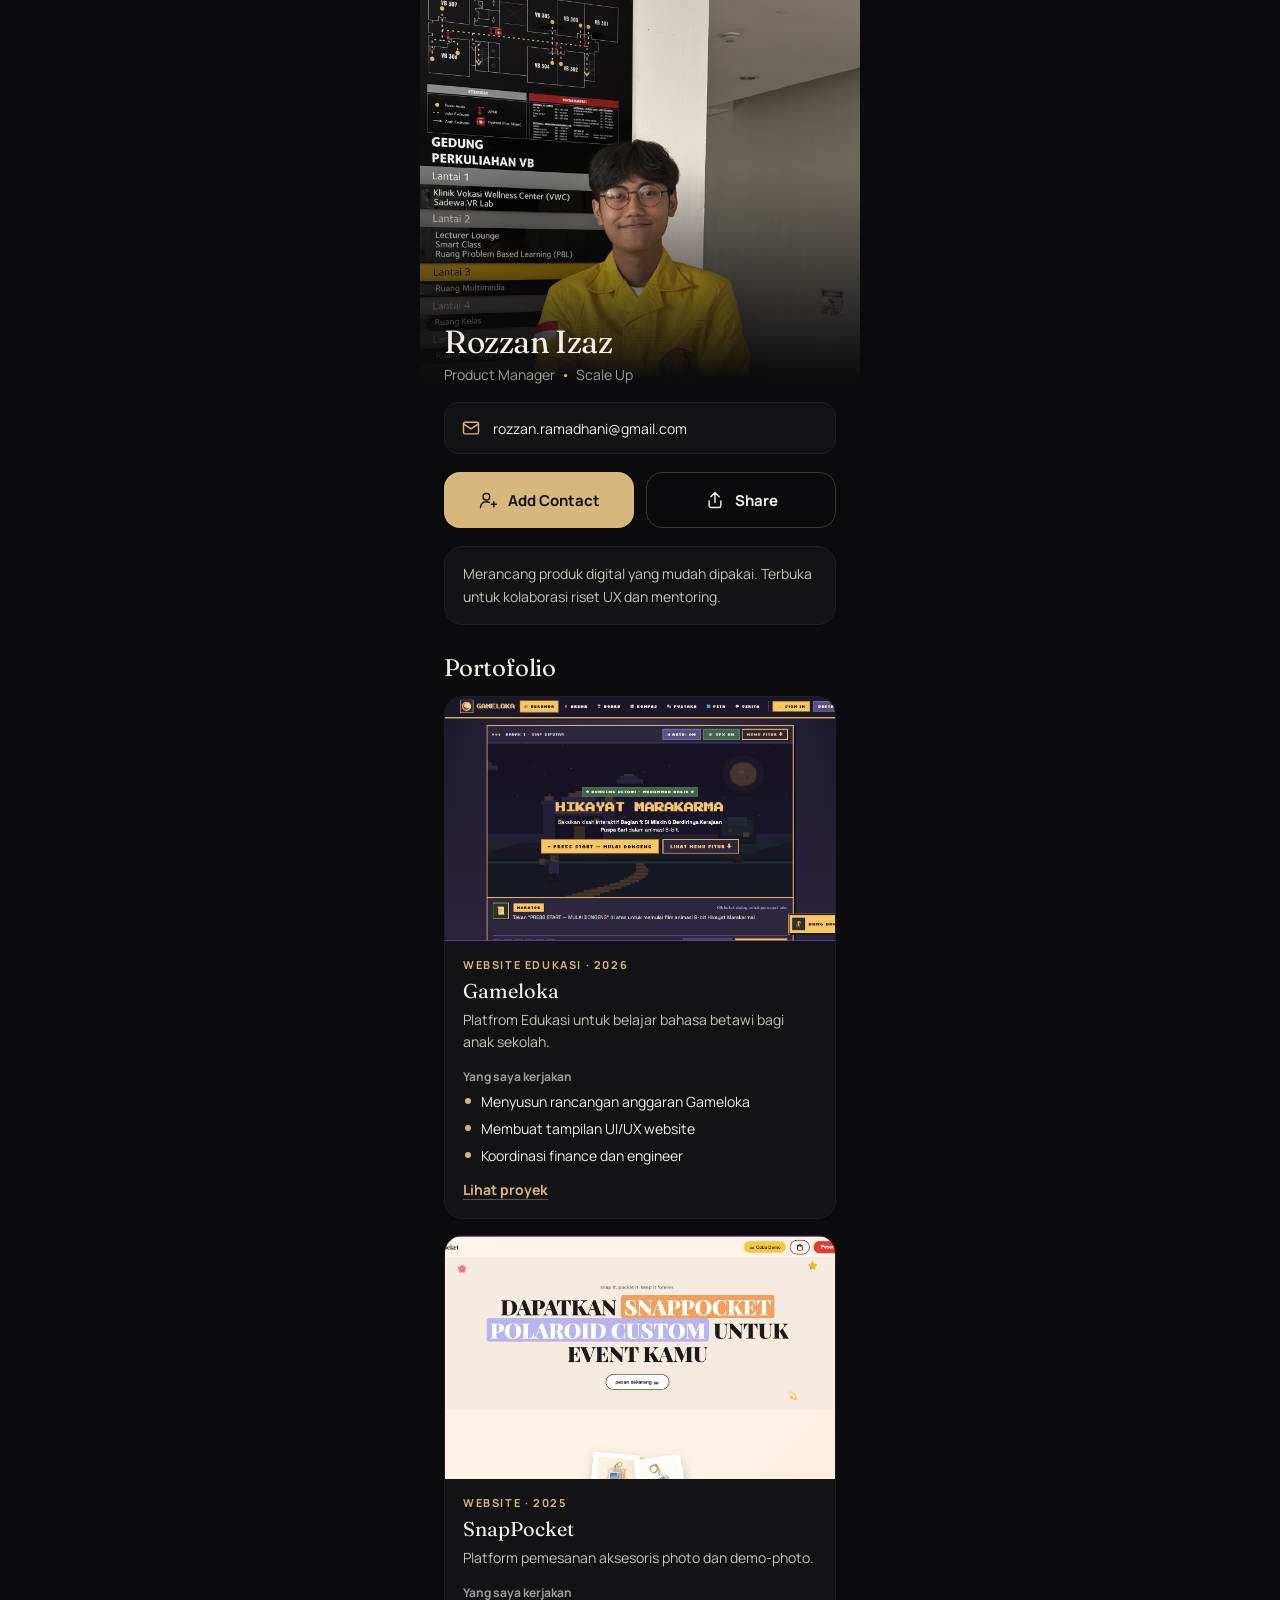
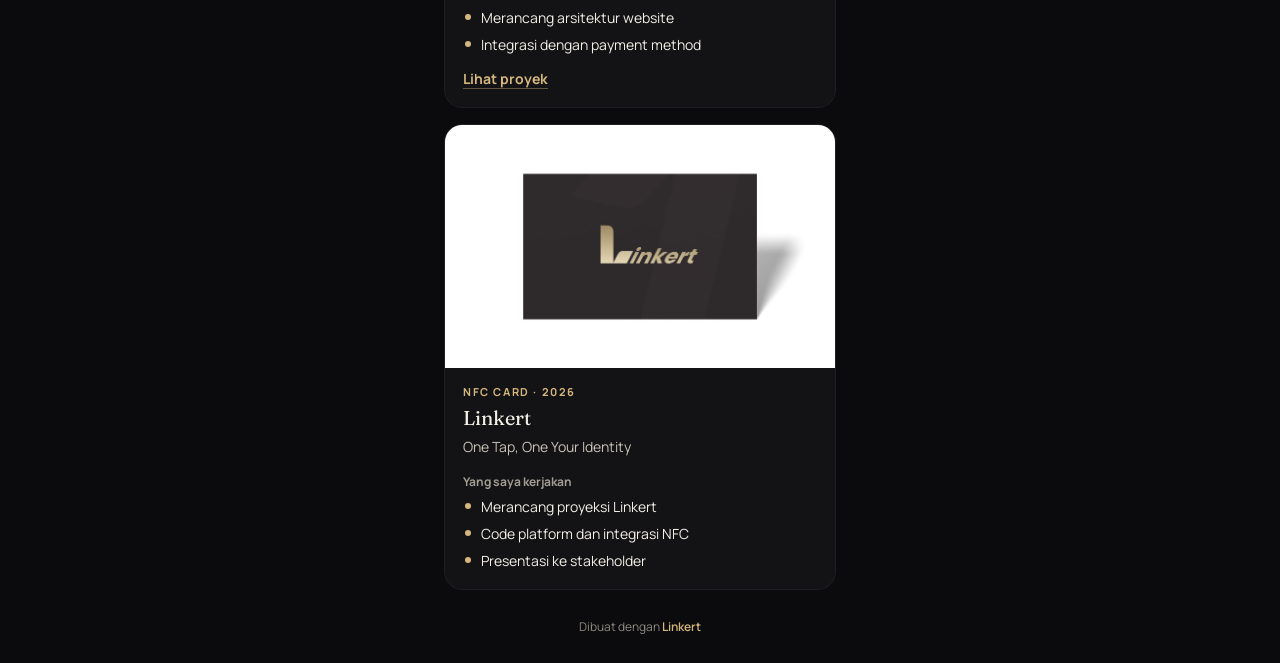
<file: index.html>
<!doctype html>
<html lang="id">
  <head>
    <meta charset="utf-8" />
    <meta
      name="viewport"
      content="width=device-width, initial-scale=1, viewport-fit=cover"
    />
    <meta name="theme-color" content="#0B0B0D" />
    <title>Profil · Linkert</title>
    <link rel="preconnect" href="https://fonts.googleapis.com" />
    <link rel="preconnect" href="https://fonts.gstatic.com" crossorigin />
    <link
      href="https://fonts.googleapis.com/css2?family=Fraunces:ital,opsz,wght@0,9..144,400;1,9..144,400&family=Manrope:wght@400;500;600;700&display=swap"
      rel="stylesheet"
    />
    <link rel="stylesheet" href="style.css" />
  </head>
  <body>
    <main class="page page-home">
      <!-- Foto besar di atas -->
      <div class="hero" id="hero">
        <span
          class="hero-initials"
          id="hero-initials"
          aria-hidden="true"
        ></span>
        <!-- <span class="hero-brand">Linkert<span class="brand-dot">.</span></span> -->
      </div>

      <section class="home-body">
        <div class="identity">
          <h1 class="name" id="nama"></h1>
          <p class="meta">
            <span id="jabatan"></span
            ><span class="meta-dot" aria-hidden="true">•</span
            ><span id="organisasi"></span>
          </p>
        </div>

        <a class="info-row" id="link-email-row">
          <svg viewBox="0 0 24 24" aria-hidden="true">
            <rect x="3" y="5" width="18" height="14" rx="2" />
            <path d="M3 7l9 6 9-6" />
          </svg>
          <span id="email"></span>
        </a>

        <div class="action-grid">
          <a class="btn btn-primary" href="kontak.html">
            <svg viewBox="0 0 24 24" aria-hidden="true">
              <circle cx="10" cy="8" r="4" />
              <path d="M3 21c0-4 3.1-7 7-7 1.4 0 2.7.4 3.8 1M19 14v6M16 17h6" />
            </svg>
            Add Contact
          </a>
          <button class="btn btn-outline" id="btn-share" type="button">
            <svg viewBox="0 0 24 24" aria-hidden="true">
              <path d="M12 15V3M7 8l5-5 5 5" />
              <path d="M5 13v6a2 2 0 0 0 2 2h10a2 2 0 0 0 2-2v-6" />
            </svg>
            Share
          </button>
        </div>

        <section class="bio-card" aria-label="Tentang">
          <p id="bio"></p>
        </section>

        <!-- Portofolio: isinya dari PROFIL.portofolio di data.js -->
        <section
          class="portfolio"
          id="portofolio-section"
          aria-labelledby="judul-portofolio"
          hidden
        >
          <h2 class="section-title" id="judul-portofolio">Portofolio</h2>
          <div class="portfolio-list" id="portofolio"></div>
        </section>
      </section>

      <footer class="footer">
        Dibuat dengan <a href="https://linkert.id">Linkert</a>
      </footer>
    </main>

    <div class="toast" id="toast" role="status" aria-live="polite"></div>

    <script src="data.js"></script>
    <script src="app.js"></script>
  </body>
</html>
</file>
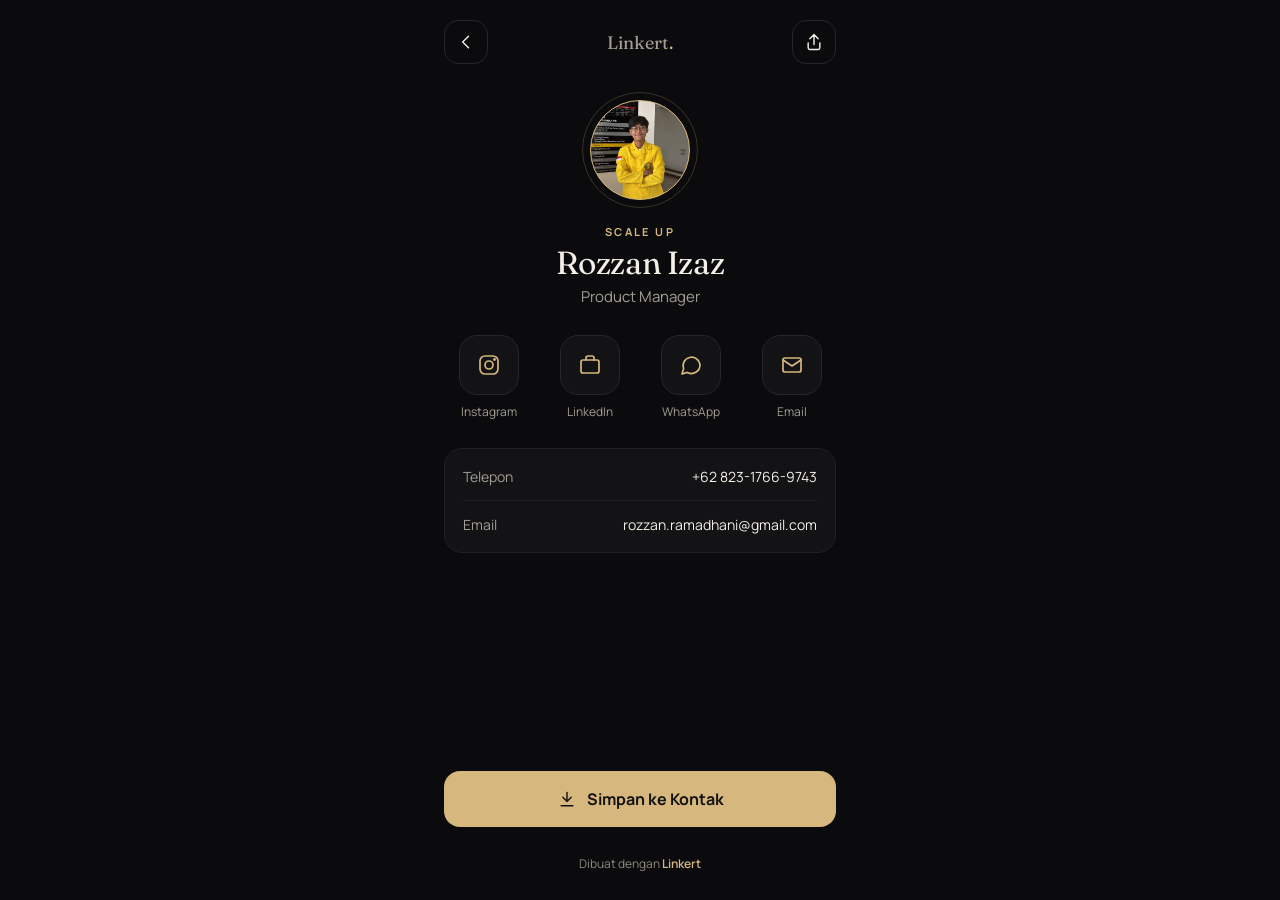
<file: kontak.html>
<!doctype html>
<html lang="id">
<head>
  <meta charset="utf-8">
  <meta name="viewport" content="width=device-width, initial-scale=1, viewport-fit=cover">
  <meta name="theme-color" content="#0B0B0D">
  <title>Kontak · Linkert</title>
  <link rel="preconnect" href="https://fonts.googleapis.com">
  <link rel="preconnect" href="https://fonts.gstatic.com" crossorigin>
  <link href="https://fonts.googleapis.com/css2?family=Fraunces:ital,opsz,wght@0,9..144,400;1,9..144,400&family=Manrope:wght@400;500;600;700&display=swap" rel="stylesheet">
  <link rel="stylesheet" href="style.css">
</head>
<body>
  <main class="page">
    <header class="topbar">
      <a class="icon-btn" href="index.html" aria-label="Kembali ke profil">
        <svg viewBox="0 0 24 24" aria-hidden="true"><path d="M15 5l-7 7 7 7"/></svg>
      </a>
      <span class="brand">Linkert<span class="brand-dot">.</span></span>
      <button class="icon-btn" id="btn-share" type="button" aria-label="Bagikan profil">
        <svg viewBox="0 0 24 24" aria-hidden="true"><path d="M12 15V3M7 8l5-5 5 5"/><path d="M5 13v6a2 2 0 0 0 2 2h10a2 2 0 0 0 2-2v-6"/></svg>
      </button>
    </header>

    <section class="profile" aria-labelledby="nama">
      <div class="avatar-ring">
        <div class="avatar" id="avatar" aria-hidden="true"></div>
      </div>
      <p class="org" id="organisasi"></p>
      <h1 class="name" id="nama"></h1>
      <p class="role" id="jabatan"></p>
    </section>

    <nav class="socials" aria-label="Sosial media">
      <a class="social" id="link-instagram" target="_blank" rel="noopener">
        <span class="social-icon">
          <svg viewBox="0 0 24 24" aria-hidden="true"><rect x="3" y="3" width="18" height="18" rx="5"/><circle cx="12" cy="12" r="4"/><circle cx="17.5" cy="6.5" r="0.6" fill="currentColor"/></svg>
        </span>
        <span class="social-label">Instagram</span>
      </a>
      <a class="social" id="link-linkedin" target="_blank" rel="noopener">
        <span class="social-icon">
          <svg viewBox="0 0 24 24" aria-hidden="true"><rect x="3" y="7" width="18" height="13" rx="2"/><path d="M8 7V5a2 2 0 0 1 2-2h4a2 2 0 0 1 2 2v2"/></svg>
        </span>
        <span class="social-label">LinkedIn</span>
      </a>
      <a class="social" id="link-whatsapp" target="_blank" rel="noopener">
        <span class="social-icon">
          <svg viewBox="0 0 24 24" aria-hidden="true"><path d="M21 12a8.5 8.5 0 0 1-12.6 7.4L3 21l1.6-5.2A8.5 8.5 0 1 1 21 12z"/></svg>
        </span>
        <span class="social-label">WhatsApp</span>
      </a>
      <a class="social" id="link-email">
        <span class="social-icon">
          <svg viewBox="0 0 24 24" aria-hidden="true"><rect x="3" y="5" width="18" height="14" rx="2"/><path d="M3 7l9 6 9-6"/></svg>
        </span>
        <span class="social-label">Email</span>
      </a>
    </nav>

    <section class="details" aria-label="Informasi kontak">
      <div class="detail-row">
        <span class="detail-label">Telepon</span>
        <span class="detail-value" id="telepon"></span>
      </div>
      <div class="detail-row">
        <span class="detail-label">Email</span>
        <span class="detail-value" id="email"></span>
      </div>
    </section>

    <div class="actions">
      <a class="btn btn-primary" id="btn-save-contact">
        <svg viewBox="0 0 24 24" aria-hidden="true"><path d="M12 4v11M7 10l5 5 5-5"/><path d="M5 20h14"/></svg>
        Simpan ke Kontak
      </a>
    </div>

    <footer class="footer">
      Dibuat dengan <a href="https://linkert.id">Linkert</a>
    </footer>
  </main>

  <div class="toast" id="toast" role="status" aria-live="polite"></div>

  <script src="data.js"></script>
  <script src="app.js"></script>
</body>
</html>
</file>
<file: style.css>
/* ===== Warna & huruf (ubah di sini untuk tema komunitas lain) ===== */
:root {
  --bg: #0B0B0D;
  --surface: #131316;
  --surface-2: #1C1C20;
  --line: #26262B;
  --gold: #D6B77E;
  --gold-soft: rgba(214, 183, 126, 0.12);
  --text: #F3EFE7;
  --muted: #A39E94;
  --radius: 18px;
  --font-display: 'Fraunces', Georgia, serif;
  --font-body: 'Manrope', system-ui, sans-serif;
}

* { box-sizing: border-box; }

html, body {
  margin: 0;
  background: var(--bg);
  color: var(--text);
  font-family: var(--font-body);
  -webkit-font-smoothing: antialiased;
  -webkit-tap-highlight-color: transparent;
}

a { color: inherit; text-decoration: none; }

svg {
  width: 20px;
  height: 20px;
  fill: none;
  stroke: currentColor;
  stroke-width: 1.7;
  stroke-linecap: round;
  stroke-linejoin: round;
}

/* ===== Tata letak ===== */
.page {
  max-width: 440px;
  min-height: 100dvh;
  margin: 0 auto;
  padding: max(20px, env(safe-area-inset-top)) 24px max(28px, env(safe-area-inset-bottom));
  display: flex;
  flex-direction: column;
  gap: 28px;
}

.topbar {
  display: flex;
  align-items: center;
  justify-content: space-between;
}

.brand {
  font-family: var(--font-display);
  font-size: 18px;
  color: var(--muted);
}
.brand-dot { color: var(--gold); }

.icon-btn {
  width: 44px;
  height: 44px;
  border-radius: 14px;
  border: 1px solid var(--line);
  background: transparent;
  color: var(--text);
  display: grid;
  place-items: center;
  cursor: pointer;
}

/* ===== Profil ===== */
.profile {
  display: flex;
  flex-direction: column;
  align-items: center;
  text-align: center;
  gap: 6px;
  animation: rise 0.5s ease-out both;
}

.avatar-ring {
  width: 116px;
  height: 116px;
  border-radius: 50%;
  border: 1px solid #3A3226;
  padding: 7px;
  margin-bottom: 10px;
}

.avatar {
  width: 100%;
  height: 100%;
  border-radius: 50%;
  border: 1.5px solid var(--gold);
  background: #16150F center / cover no-repeat;
  display: grid;
  place-items: center;
  font-family: var(--font-display);
  font-size: 38px;
  color: var(--gold);
}

.org {
  margin: 0;
  font-size: 11px;
  font-weight: 700;
  letter-spacing: 2.4px;
  text-transform: uppercase;
  color: var(--gold);
}

.name {
  margin: 0;
  font-family: var(--font-display);
  font-weight: 400;
  font-size: 32px;
  line-height: 1.1;
  letter-spacing: -0.4px;
}

.role {
  margin: 0;
  font-size: 15px;
  color: var(--muted);
}

/* ===== Empat ikon sosial media ===== */
.socials {
  display: grid;
  grid-template-columns: repeat(4, minmax(0, 1fr));
  gap: 12px;
  animation: rise 0.5s 0.08s ease-out both;
}

.social {
  display: flex;
  flex-direction: column;
  align-items: center;
  gap: 8px;
}

.social-icon {
  width: 60px;
  height: 60px;
  border-radius: 18px;
  background: var(--surface);
  border: 1px solid var(--line);
  color: var(--gold);
  display: grid;
  place-items: center;
  transition: transform 0.15s ease, background 0.15s ease;
}
.social-icon svg { width: 24px; height: 24px; }

.social:active .social-icon { transform: scale(0.94); }
@media (hover: hover) {
  .social:hover .social-icon { background: var(--surface-2); }
}

.social-label {
  font-size: 12px;
  color: var(--muted);
}

.social[aria-disabled="true"] { opacity: 0.35; pointer-events: none; }

/* ===== Detail kontak ===== */
.details {
  border-radius: var(--radius);
  background: var(--surface);
  border: 1px solid #1F1F24;
  padding: 4px 18px;
  animation: rise 0.5s 0.16s ease-out both;
}

.detail-row {
  display: flex;
  justify-content: space-between;
  gap: 16px;
  padding: 14px 0;
  font-size: 14px;
}
.detail-row + .detail-row { border-top: 1px solid #1F1F24; }

.detail-label { color: var(--muted); }
.detail-value { text-align: right; word-break: break-all; }

/* ===== Tombol ===== */
.actions {
  margin-top: auto;
  animation: rise 0.5s 0.24s ease-out both;
}

.btn {
  height: 56px;
  border-radius: 16px;
  display: flex;
  align-items: center;
  justify-content: center;
  gap: 10px;
  font-size: 16px;
  font-weight: 700;
  transition: transform 0.15s ease, filter 0.15s ease;
}
.btn:active { transform: scale(0.98); }

.btn-primary {
  background: var(--gold);
  color: #141210;
}
@media (hover: hover) {
  .btn-primary:hover { filter: brightness(1.06); }
}

.footer {
  text-align: center;
  font-size: 12px;
  color: #8E897F;
}
.footer a { color: var(--gold); font-weight: 600; }

/* ===== Notifikasi kecil ===== */
.toast {
  position: fixed;
  left: 50%;
  bottom: max(24px, env(safe-area-inset-bottom));
  transform: translate(-50%, 20px);
  background: var(--text);
  color: var(--bg);
  padding: 12px 18px;
  border-radius: 12px;
  font-size: 14px;
  font-weight: 600;
  opacity: 0;
  pointer-events: none;
  transition: opacity 0.2s ease, transform 0.2s ease;
}
.toast.show {
  opacity: 1;
  transform: translate(-50%, 0);
}

a:focus-visible, button:focus-visible {
  outline: 2px solid var(--gold);
  outline-offset: 3px;
  border-radius: 12px;
}

/* ===================================================================
   HALAMAN HOME (index.html)
   =================================================================== */
.page-home {
  padding: 0 0 max(28px, env(safe-area-inset-bottom));
  gap: 0;
}

.hero {
  position: relative;
  height: 380px;
  background: #16150F center top / cover no-repeat;
  display: grid;
  place-items: center;
  overflow: hidden;
}

/* Gradasi bawah supaya foto menyatu dengan latar */
.hero::after {
  content: '';
  position: absolute;
  inset: 0;
  background: linear-gradient(to bottom, rgba(11, 11, 13, 0) 45%, var(--bg) 100%);
}

.hero-initials {
  font-family: var(--font-display);
  font-size: 104px;
  color: var(--gold);
  opacity: 0.9;
}
.hero.has-photo .hero-initials { display: none; }

.hero-brand {
  position: absolute;
  top: max(20px, env(safe-area-inset-top));
  left: 24px;
  z-index: 1;
  font-family: var(--font-display);
  font-size: 18px;
  color: var(--text);
}

.home-body {
  position: relative;
  z-index: 1;
  margin-top: -56px;
  padding: 0 24px;
  display: flex;
  flex-direction: column;
  gap: 18px;
  animation: rise 0.5s ease-out both;
}

.identity { display: flex; flex-direction: column; gap: 6px; }

.meta {
  margin: 0;
  font-size: 14px;
  color: var(--muted);
  display: flex;
  flex-wrap: wrap;
  gap: 6px;
}
.meta-dot { color: var(--gold); }

.info-row {
  display: flex;
  align-items: center;
  gap: 12px;
  min-height: 52px;
  padding: 0 16px;
  border-radius: 14px;
  background: var(--surface);
  border: 1px solid #1F1F24;
  font-size: 14px;
  word-break: break-all;
}
.info-row svg { color: var(--gold); flex: none; }

.action-grid {
  display: grid;
  grid-template-columns: repeat(2, minmax(0, 1fr));
  gap: 12px;
}

.btn-outline {
  background: transparent;
  border: 1px solid #3A3631;
  color: var(--text);
  font-family: inherit;
  cursor: pointer;
}

.action-grid .btn { font-size: 15px; }

.bio-card {
  border-radius: var(--radius);
  background: var(--surface);
  border: 1px solid #1F1F24;
  padding: 16px 18px;
}
.bio-card p {
  margin: 0;
  font-size: 14px;
  line-height: 1.6;
  color: #C9C3B8;
}

/* ===== Portofolio ===== */
.portfolio[hidden] { display: none; }
.portfolio {
  display: flex;
  flex-direction: column;
  gap: 14px;
  margin-top: 10px;
}

.section-title {
  margin: 0;
  font-family: var(--font-display);
  font-weight: 400;
  font-size: 24px;
  letter-spacing: -0.2px;
}

.portfolio-list {
  display: flex;
  flex-direction: column;
  gap: 16px;
}

.project {
  border-radius: var(--radius);
  background: var(--surface);
  border: 1px solid #1F1F24;
  overflow: hidden;
}

.project-media {
  aspect-ratio: 16 / 10;
  background: #16150F;
}
.project-media img {
  display: block;
  width: 100%;
  height: 100%;
  object-fit: cover;
}

/* kotak sementara sebelum gambar proyek ada */
.project-media.is-placeholder {
  display: flex;
  flex-direction: column;
  align-items: center;
  justify-content: center;
  gap: 8px;
  color: var(--gold);
  font-size: 12px;
  background:
    repeating-linear-gradient(135deg, transparent 0 14px, rgba(214, 183, 126, 0.05) 14px 15px),
    linear-gradient(160deg, #1E1C16, #121110);
  border-bottom: 1px solid #1F1F24;
}
.project-media.is-placeholder svg { width: 32px; height: 32px; opacity: 0.8; }
.project-media.is-placeholder span { color: var(--muted); }

.project-body {
  padding: 16px 18px 18px;
  display: flex;
  flex-direction: column;
  gap: 6px;
}

.project-meta {
  margin: 0;
  font-size: 11px;
  font-weight: 700;
  letter-spacing: 1.6px;
  text-transform: uppercase;
  color: var(--gold);
}

.project-title {
  margin: 0;
  font-family: var(--font-display);
  font-weight: 400;
  font-size: 20px;
  line-height: 1.25;
}

.project-desc {
  margin: 0;
  font-size: 14px;
  line-height: 1.6;
  color: #C9C3B8;
}

.project-label {
  margin: 8px 0 0;
  font-size: 12px;
  font-weight: 700;
  color: var(--muted);
}

.project-tasks {
  margin: 0;
  padding: 0;
  list-style: none;
  display: flex;
  flex-direction: column;
  gap: 6px;
}
.project-tasks li {
  position: relative;
  padding-left: 18px;
  font-size: 14px;
  line-height: 1.5;
}
.project-tasks li::before {
  content: '';
  position: absolute;
  left: 2px;
  top: 0.55em;
  width: 6px;
  height: 6px;
  border-radius: 50%;
  background: var(--gold);
}

.project-link {
  align-self: flex-start;
  margin-top: 8px;
  font-size: 14px;
  font-weight: 700;
  color: var(--gold);
  border-bottom: 1px solid rgba(214, 183, 126, 0.4);
}

.page-home .footer { padding: 28px 24px 0; }

@keyframes rise {
  from { opacity: 0; transform: translateY(8px); }
  to { opacity: 1; transform: translateY(0); }
}

@media (prefers-reduced-motion: reduce) {
  * { animation: none !important; transition: none !important; }
}
</file>
